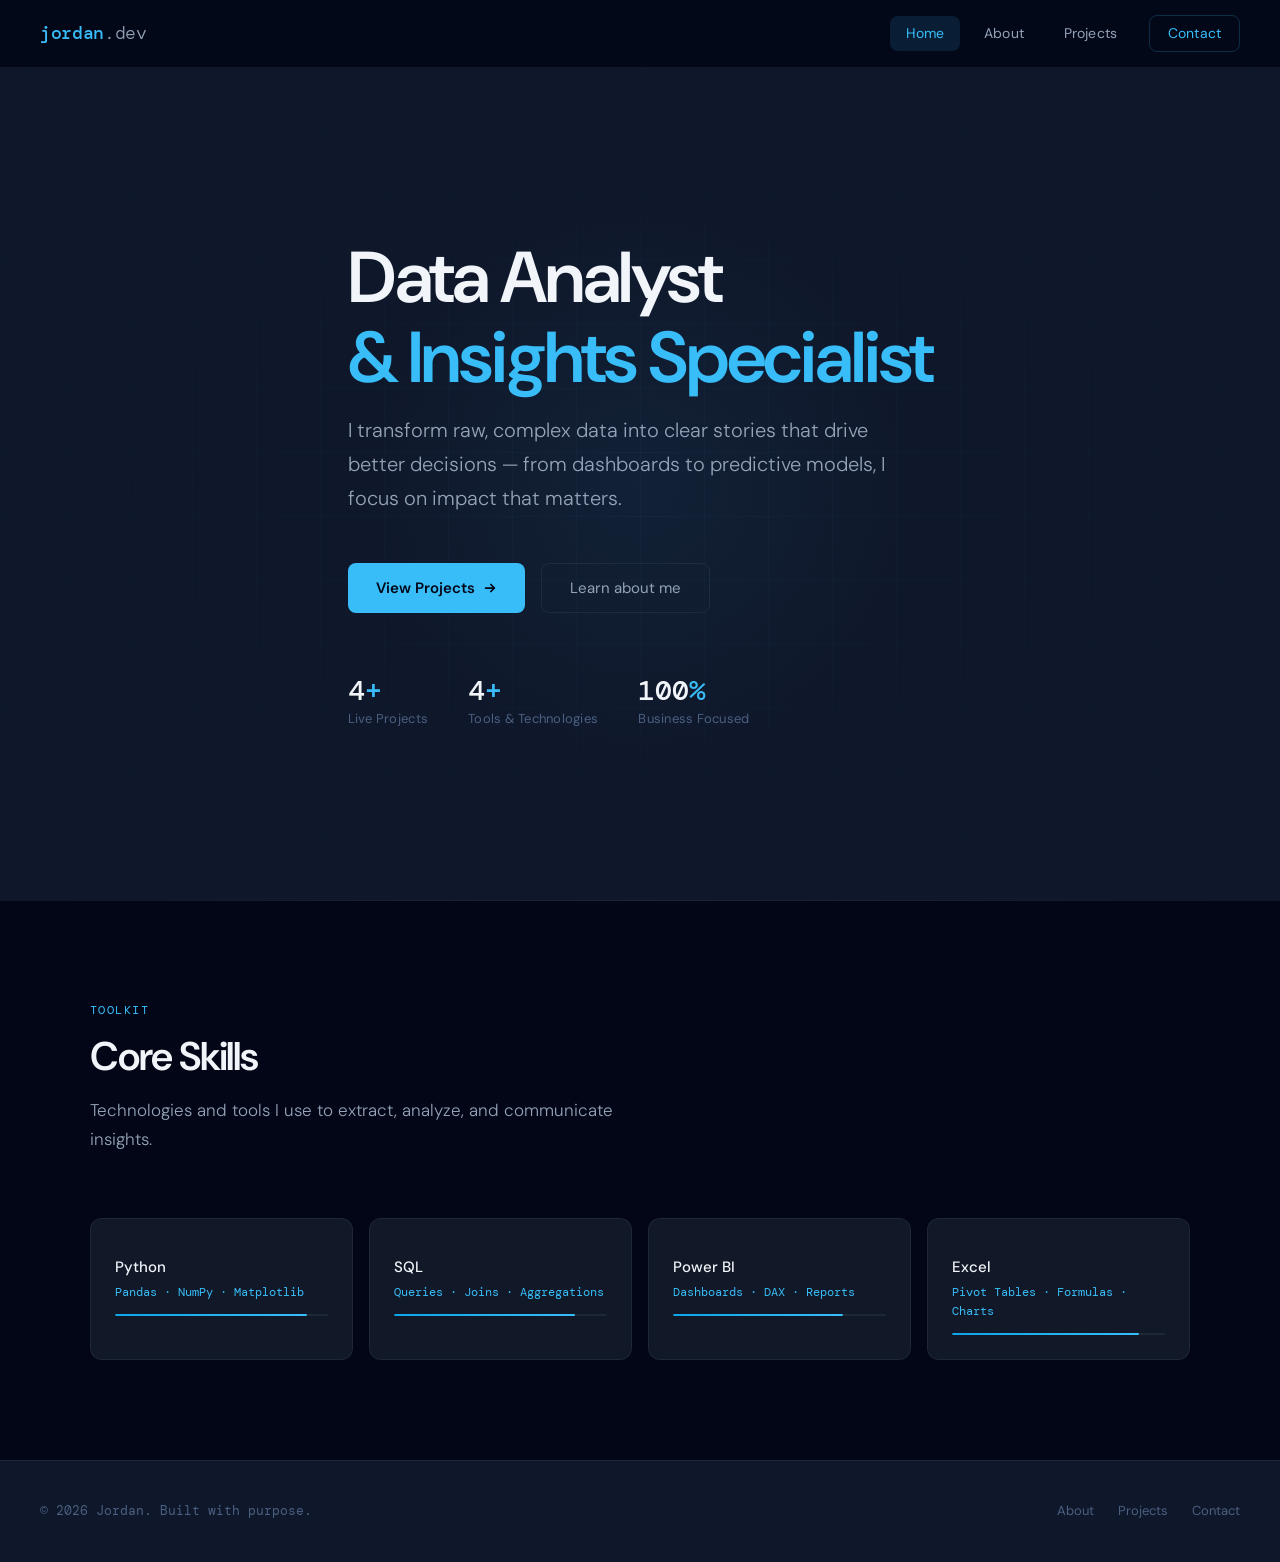
<file: index.html>
<!doctype html>
<html lang="en">
  <head>
    <meta charset="UTF-8" />
    <meta name="viewport" content="width=device-width, initial-scale=1.0" />
    <title>Jordan — Data Analyst</title>
    <link rel="stylesheet" href="style.css" />
  </head>
  <body>
    <header class="site-header">
      <a href="index.html" class="logo">jordan<span>.dev</span></a>
      <nav>
        <a href="index.html" class="active">Home</a>
        <a href="about.html">About</a>
        <a href="projects.html">Projects</a>
        <a href="contact.html" class="nav-cta">Contact</a>
      </nav>
      <button class="hamburger" aria-label="Open menu">
        <span></span><span></span><span></span>
      </button>
    </header>

    <nav class="mobile-nav">
      <a href="index.html" class="active">Home</a>
      <a href="about.html">About</a>
      <a href="projects.html">Projects</a>
      <a href="contact.html">Contact</a>
    </nav>

    <div class="page-content">
      <!-- HERO -->
      <section class="hero">
        <div class="hero-grid"></div>
        <div class="hero-glow"></div>
        <div class="hero-content">
          <h1>
            Data Analyst
            <span class="accent">&amp; Insights Specialist</span>
          </h1>
          <p class="hero-sub">
            I transform raw, complex data into clear stories that drive better
            decisions — from dashboards to predictive models, I focus on impact
            that matters.
          </p>
          <div class="hero-actions">
            <a href="projects.html" class="btn-primary">
              View Projects
              <svg
                viewBox="0 0 16 16"
                fill="none"
                stroke="currentColor"
                stroke-width="2"
                stroke-linecap="round"
                stroke-linejoin="round"
                width="14"
                height="14"
              >
                <path d="M3 8h10M9 4l4 4-4 4" />
              </svg>
            </a>
            <a href="about.html" class="btn-ghost">Learn about me</a>
          </div>
          <div class="hero-stats">
            <div class="hero-stat">
              <div class="number">4<span>+</span></div>
              <div class="label">Live Projects</div>
            </div>
            <div class="hero-stat">
              <div class="number">4<span>+</span></div>
              <div class="label">Tools & Technologies</div>
            </div>
            <div class="hero-stat">
              <div class="number">100<span>%</span></div>
              <div class="label">Business Focused</div>
            </div>
          </div>
        </div>
      </section>

      <div class="divider"></div>

      <!-- SKILLS -->
      <section class="section skills-section">
        <div class="section-inner">
          <div class="section-header fade-in">
            <div class="section-label">Toolkit</div>
            <h2 class="section-title">Core Skills</h2>
            <p class="section-desc">
              Technologies and tools I use to extract, analyze, and communicate
              insights.
            </p>
          </div>

          <div class="skills-grid">
            <div class="skill-card fade-in fade-in-delay-1">
              <div class="skill-icon"></div>
              <div class="skill-name">Python</div>
              <div class="skill-level">Pandas · NumPy · Matplotlib</div>
              <div class="skill-bar">
                <div class="skill-bar-fill" style="width: 90%"></div>
              </div>
            </div>
            <div class="skill-card fade-in fade-in-delay-2">
              <div class="skill-icon"></div>
              <div class="skill-name">SQL</div>
              <div class="skill-level">Queries · Joins · Aggregations</div>
              <div class="skill-bar">
                <div class="skill-bar-fill" style="width: 85%"></div>
              </div>
            </div>
            <div class="skill-card fade-in fade-in-delay-3">
              <div class="skill-icon"></div>
              <div class="skill-name">Power BI</div>
              <div class="skill-level">Dashboards · DAX · Reports</div>
              <div class="skill-bar">
                <div class="skill-bar-fill" style="width: 80%"></div>
              </div>
            </div>
            <div class="skill-card fade-in fade-in-delay-4">
              <div class="skill-icon"></div>
              <div class="skill-name">Excel</div>
              <div class="skill-level">Pivot Tables · Formulas · Charts</div>
              <div class="skill-bar">
                <div class="skill-bar-fill" style="width: 88%"></div>
              </div>
            </div>
          </div>
        </div>
      </section>

      <!-- FOOTER -->
      <footer>
        <p>© 2026 Jordan. Built with purpose.</p>
        <div class="footer-links">
          <a href="about.html">About</a>
          <a href="projects.html">Projects</a>
          <a href="contact.html">Contact</a>
        </div>
      </footer>
    </div>

    <script>
      (function () {
        const header = document.querySelector(".site-header");
        const hamburger = document.querySelector(".hamburger");
        const mobileNav = document.querySelector(".mobile-nav");

        window.addEventListener("scroll", () => {
          header.classList.toggle("scrolled", window.scrollY > 20);
        });

        hamburger.addEventListener("click", () => {
          mobileNav.classList.toggle("open");
        });

        const observer = new IntersectionObserver(
          (entries) => {
            entries.forEach((e) => {
              if (e.isIntersecting) {
                e.target.classList.add("visible");
                observer.unobserve(e.target);
              }
            });
          },
          { threshold: 0.1 },
        );

        document
          .querySelectorAll(".fade-in")
          .forEach((el) => observer.observe(el));
      })();
    </script>
  </body>
</html>
</file>
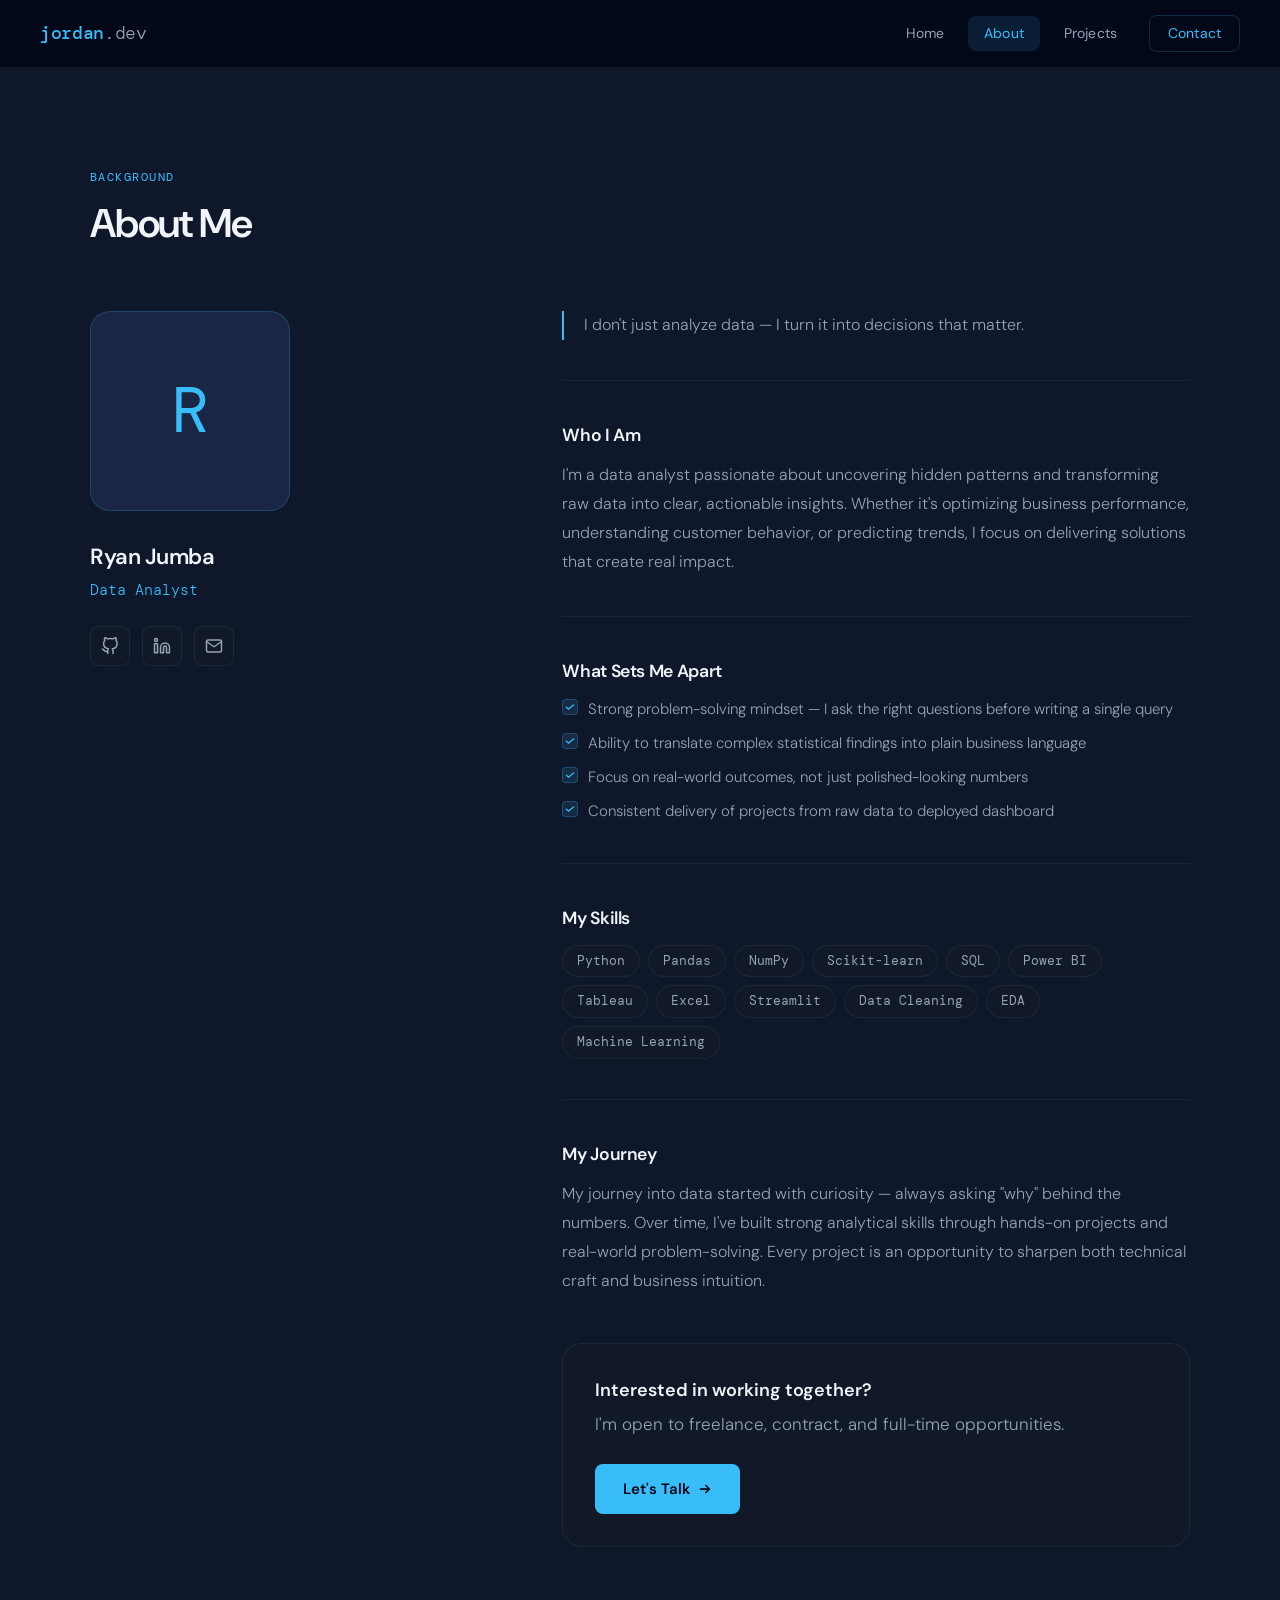
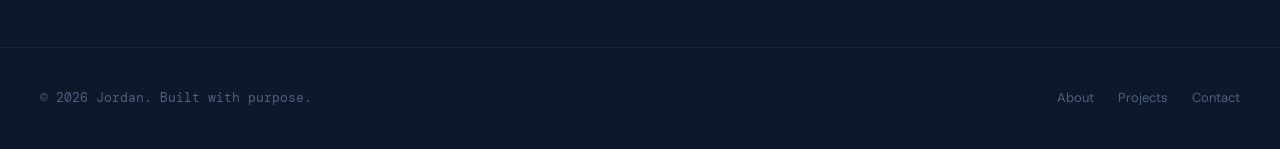
<file: about.html>
<!DOCTYPE html>
<html lang="en">
<head>
  <meta charset="UTF-8">
  <meta name="viewport" content="width=device-width, initial-scale=1.0">
  <title>About — Ryan Jumba</title>
  <link rel="stylesheet" href="style.css">
</head>
<body>

<header class="site-header">
  <a href="index.html" class="logo">jordan<span>.dev</span></a>
  <nav>
    <a href="index.html">Home</a>
    <a href="about.html" class="active">About</a>
    <a href="projects.html">Projects</a>
    <a href="contact.html" class="nav-cta">Contact</a>
  </nav>
  <button class="hamburger" aria-label="Open menu">
    <span></span><span></span><span></span>
  </button>
</header>

<nav class="mobile-nav">
  <a href="index.html">Home</a>
  <a href="about.html" class="active">About</a>
  <a href="projects.html">Projects</a>
  <a href="contact.html">Contact</a>
</nav>

<div class="page-content">
  <section class="section">
    <div class="section-inner">

      <div class="section-header fade-in">
        <div class="section-label">Background</div>
        <h1 class="section-title">About Me</h1>
      </div>

      <div class="about-grid">

        <div class="about-left fade-in">
          <div class="avatar-wrap">R</div>
          <div>
            <div class="about-name">Ryan Jumba</div>
            <div class="about-role">Data Analyst</div>
            <div class="about-links">
              <a href="https://github.com/ryanjumba8" target="_blank" class="icon-link" aria-label="GitHub">
                <svg viewBox="0 0 24 24" fill="none" stroke="currentColor" stroke-width="2" stroke-linecap="round" stroke-linejoin="round"><path d="M9 19c-5 1.5-5-2.5-7-3m14 6v-3.87a3.37 3.37 0 00-.94-2.61c3.14-.35 6.44-1.54 6.44-7A5.44 5.44 0 0020 4.77 5.07 5.07 0 0019.91 1S18.73.65 16 2.48a13.38 13.38 0 00-7 0C6.27.65 5.09 1 5.09 1A5.07 5.07 0 005 4.77a5.44 5.44 0 00-1.5 3.78c0 5.42 3.3 6.61 6.44 7A3.37 3.37 0 009 18.13V22"/></svg>
              </a>
              <a href="https://linkedin.com/in/ryanjumba" target="_blank" class="icon-link" aria-label="LinkedIn">
                <svg viewBox="0 0 24 24" fill="none" stroke="currentColor" stroke-width="2" stroke-linecap="round" stroke-linejoin="round"><path d="M16 8a6 6 0 016 6v7h-4v-7a2 2 0 00-2-2 2 2 0 00-2 2v7h-4v-7a6 6 0 016-6z"/><rect x="2" y="9" width="4" height="12"/><circle cx="4" cy="4" r="2"/></svg>
              </a>
              <a href="mailto:ryanjumba8@gmail.com" class="icon-link" aria-label="Email">
                <svg viewBox="0 0 24 24" fill="none" stroke="currentColor" stroke-width="2" stroke-linecap="round" stroke-linejoin="round"><path d="M4 4h16c1.1 0 2 .9 2 2v12c0 1.1-.9 2-2 2H4c-1.1 0-2-.9-2-2V6c0-1.1.9-2 2-2z"/><polyline points="22,6 12,13 2,6"/></svg>
              </a>
            </div>
          </div>
        </div>

        <div class="about-right fade-in fade-in-delay-1">

          <p class="highlight-text">
            I don't just analyze data — I turn it into decisions that matter.
          </p>

          <h3>Who I Am</h3>
          <p>
            I'm a data analyst passionate about uncovering hidden patterns and transforming raw data into clear, actionable insights. Whether it's optimizing business performance, understanding customer behavior, or predicting trends, I focus on delivering solutions that create real impact.
          </p>

          <h3>What Sets Me Apart</h3>
          <ul class="checklist">
            <li>Strong problem-solving mindset — I ask the right questions before writing a single query</li>
            <li>Ability to translate complex statistical findings into plain business language</li>
            <li>Focus on real-world outcomes, not just polished-looking numbers</li>
            <li>Consistent delivery of projects from raw data to deployed dashboard</li>
          </ul>

          <h3>My Skills</h3>
          <div class="skills-inline">
            <span class="skill-pill">Python</span>
            <span class="skill-pill">Pandas</span>
            <span class="skill-pill">NumPy</span>
            <span class="skill-pill">Scikit-learn</span>
            <span class="skill-pill">SQL</span>
            <span class="skill-pill">Power BI</span>
            <span class="skill-pill">Tableau</span>
            <span class="skill-pill">Excel</span>
            <span class="skill-pill">Streamlit</span>
            <span class="skill-pill">Data Cleaning</span>
            <span class="skill-pill">EDA</span>
            <span class="skill-pill">Machine Learning</span>
          </div>

          <h3>My Journey</h3>
          <p>
            My journey into data started with curiosity — always asking "why" behind the numbers. Over time, I've built strong analytical skills through hands-on projects and real-world problem-solving. Every project is an opportunity to sharpen both technical craft and business intuition.
          </p>

          <div class="cta-box fade-in fade-in-delay-2">
            <div>
              <strong>Interested in working together?</strong>
              <p>I'm open to freelance, contract, and full-time opportunities.</p>
            </div>
            <a href="contact.html" class="btn-primary">
              Let's Talk
              <svg viewBox="0 0 16 16" fill="none" stroke="currentColor" stroke-width="2" stroke-linecap="round" stroke-linejoin="round" width="14" height="14"><path d="M3 8h10M9 4l4 4-4 4"/></svg>
            </a>
          </div>

        </div>
      </div>
    </div>
  </section>

  <footer>
    <p>© 2026 Jordan. Built with purpose.</p>
    <div class="footer-links">
      <a href="about.html">About</a>
      <a href="projects.html">Projects</a>
      <a href="contact.html">Contact</a>
    </div>
  </footer>
</div>

<script>
(function() {
  const header = document.querySelector('.site-header');
  const hamburger = document.querySelector('.hamburger');
  const mobileNav = document.querySelector('.mobile-nav');
  window.addEventListener('scroll', () => header.classList.toggle('scrolled', window.scrollY > 20));
  hamburger.addEventListener('click', () => mobileNav.classList.toggle('open'));
  const observer = new IntersectionObserver((entries) => {
    entries.forEach(e => { if (e.isIntersecting) { e.target.classList.add('visible'); observer.unobserve(e.target); } });
  }, { threshold: 0.1 });
  document.querySelectorAll('.fade-in').forEach(el => observer.observe(el));
})();
</script>

</body>
</html>
</file>
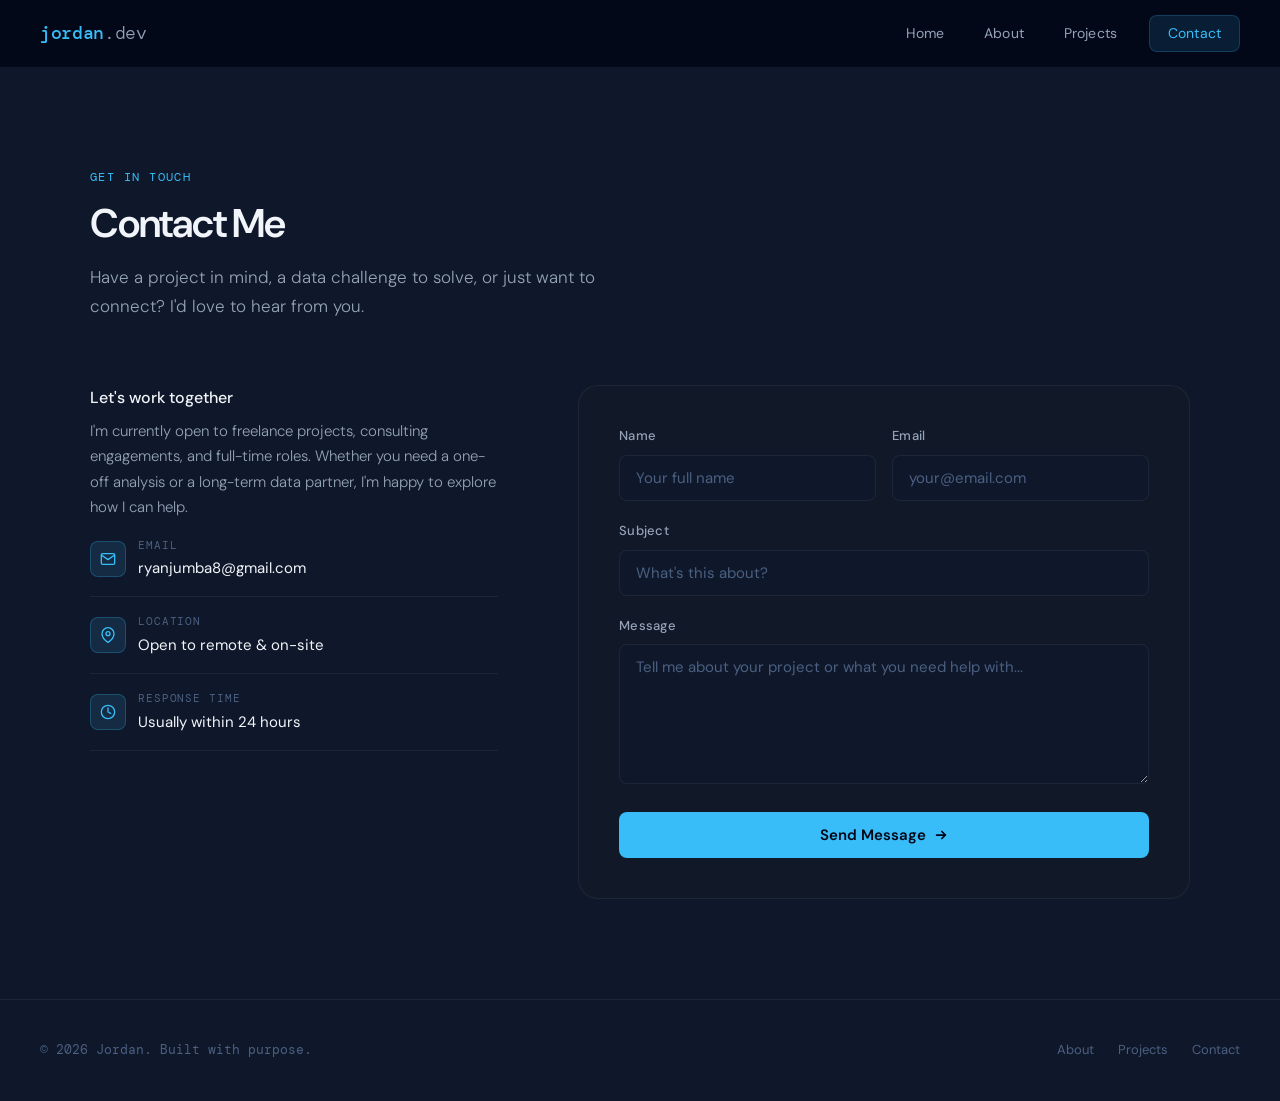
<file: contact.html>
<!DOCTYPE html>
<html lang="en">
<head>
  <meta charset="UTF-8">
  <meta name="viewport" content="width=device-width, initial-scale=1.0">
  <title>Contact — Jordan</title>
  <link rel="stylesheet" href="style.css">
</head>
<body>

<header class="site-header">
  <a href="index.html" class="logo">jordan<span>.dev</span></a>
  <nav>
    <a href="index.html">Home</a>
    <a href="about.html">About</a>
    <a href="projects.html">Projects</a>
    <a href="contact.html" class="nav-cta active">Contact</a>
  </nav>
  <button class="hamburger" aria-label="Open menu">
    <span></span><span></span><span></span>
  </button>
</header>

<nav class="mobile-nav">
  <a href="index.html">Home</a>
  <a href="about.html">About</a>
  <a href="projects.html">Projects</a>
  <a href="contact.html" class="active">Contact</a>
</nav>

<div class="page-content">
  <section class="section">
    <div class="section-inner">

      <div class="section-header fade-in">
        <div class="section-label">Get in touch</div>
        <h1 class="section-title">Contact Me</h1>
        <p class="section-desc">
          Have a project in mind, a data challenge to solve, or just want to connect? I'd love to hear from you.
        </p>
      </div>

      <div class="contact-grid">

        <!-- Left: info -->
        <div class="fade-in fade-in-delay-1">
          <h3 style="font-size:1rem; font-weight:500; color:var(--text-primary); margin-bottom:8px;">Let's work together</h3>
          <p style="font-size:0.9375rem; color:var(--text-secondary); line-height:1.7; font-weight:300;">
            I'm currently open to freelance projects, consulting engagements, and full-time roles. Whether you need a one-off analysis or a long-term data partner, I'm happy to explore how I can help.
          </p>

          <div class="contact-detail">
            <div class="contact-icon">
              <svg viewBox="0 0 24 24" fill="none" stroke="currentColor" stroke-width="2" stroke-linecap="round" stroke-linejoin="round" width="16" height="16"><path d="M4 4h16c1.1 0 2 .9 2 2v12c0 1.1-.9 2-2 2H4c-1.1 0-2-.9-2-2V6c0-1.1.9-2 2-2z"/><polyline points="22,6 12,13 2,6"/></svg>
            </div>
            <div class="contact-detail-text">
              <div class="label">Email</div>
              <div class="value">ryanjumba8@gmail.com</div>
            </div>
          </div>

          <div class="contact-detail">
            <div class="contact-icon">
              <svg viewBox="0 0 24 24" fill="none" stroke="currentColor" stroke-width="2" stroke-linecap="round" stroke-linejoin="round" width="16" height="16"><path d="M21 10c0 7-9 13-9 13s-9-6-9-13a9 9 0 0118 0z"/><circle cx="12" cy="10" r="3"/></svg>
            </div>
            <div class="contact-detail-text">
              <div class="label">Location</div>
              <div class="value">Open to remote &amp; on-site</div>
            </div>
          </div>

          <div class="contact-detail">
            <div class="contact-icon">
              <svg viewBox="0 0 24 24" fill="none" stroke="currentColor" stroke-width="2" stroke-linecap="round" stroke-linejoin="round" width="16" height="16"><circle cx="12" cy="12" r="10"/><polyline points="12,6 12,12 16,14"/></svg>
            </div>
            <div class="contact-detail-text">
              <div class="label">Response time</div>
              <div class="value">Usually within 24 hours</div>
            </div>
          </div>
        </div>

        <!-- Right: form -->
        <div class="form-card fade-in fade-in-delay-2">
          <form id="contactForm">

            <div class="form-row">
              <div class="form-group">
                <label for="name">Name</label>
                <input type="text" id="name" name="name" placeholder="Your full name" required>
              </div>
              <div class="form-group">
                <label for="email">Email</label>
                <input type="email" id="email" name="email" placeholder="your@email.com" required>
              </div>
            </div>

            <div class="form-group">
              <label for="subject">Subject</label>
              <input type="text" id="subject" name="subject" placeholder="What's this about?">
            </div>

            <div class="form-group">
              <label for="message">Message</label>
              <textarea id="message" name="message" placeholder="Tell me about your project or what you need help with..." required></textarea>
            </div>

            <button type="submit" class="btn-primary" style="width:100%; justify-content:center;">
              <span id="btn-text">Send Message</span>
              <svg viewBox="0 0 16 16" fill="none" stroke="currentColor" stroke-width="2" stroke-linecap="round" stroke-linejoin="round" width="14" height="14"><path d="M3 8h10M9 4l4 4-4 4"/></svg>
            </button>

          </form>

          <p id="form-success" style="display:none; margin-top:16px; font-size:0.9rem; color:var(--sky); text-align:center; font-family:var(--font-mono);">
            ✓ Message sent! I'll be in touch soon.
          </p>
        </div>

      </div>
    </div>
  </section>

  <footer>
    <p>© 2026 Jordan. Built with purpose.</p>
    <div class="footer-links">
      <a href="about.html">About</a>
      <a href="projects.html">Projects</a>
      <a href="contact.html">Contact</a>
    </div>
  </footer>
</div>

<script>
(function() {
  const header = document.querySelector('.site-header');
  const hamburger = document.querySelector('.hamburger');
  const mobileNav = document.querySelector('.mobile-nav');
  window.addEventListener('scroll', () => header.classList.toggle('scrolled', window.scrollY > 20));
  hamburger.addEventListener('click', () => mobileNav.classList.toggle('open'));
  const observer = new IntersectionObserver((entries) => {
    entries.forEach(e => { if (e.isIntersecting) { e.target.classList.add('visible'); observer.unobserve(e.target); } });
  }, { threshold: 0.1 });
  document.querySelectorAll('.fade-in').forEach(el => observer.observe(el));

  // Form demo submit
  document.getElementById('contactForm').addEventListener('submit', function(e) {
    e.preventDefault();
    const btn = document.getElementById('btn-text');
    btn.textContent = 'Sending...';
    setTimeout(() => {
      this.style.display = 'none';
      document.getElementById('form-success').style.display = 'block';
    }, 1200);
  });
})();
</script>

</body>
</html>
</file>
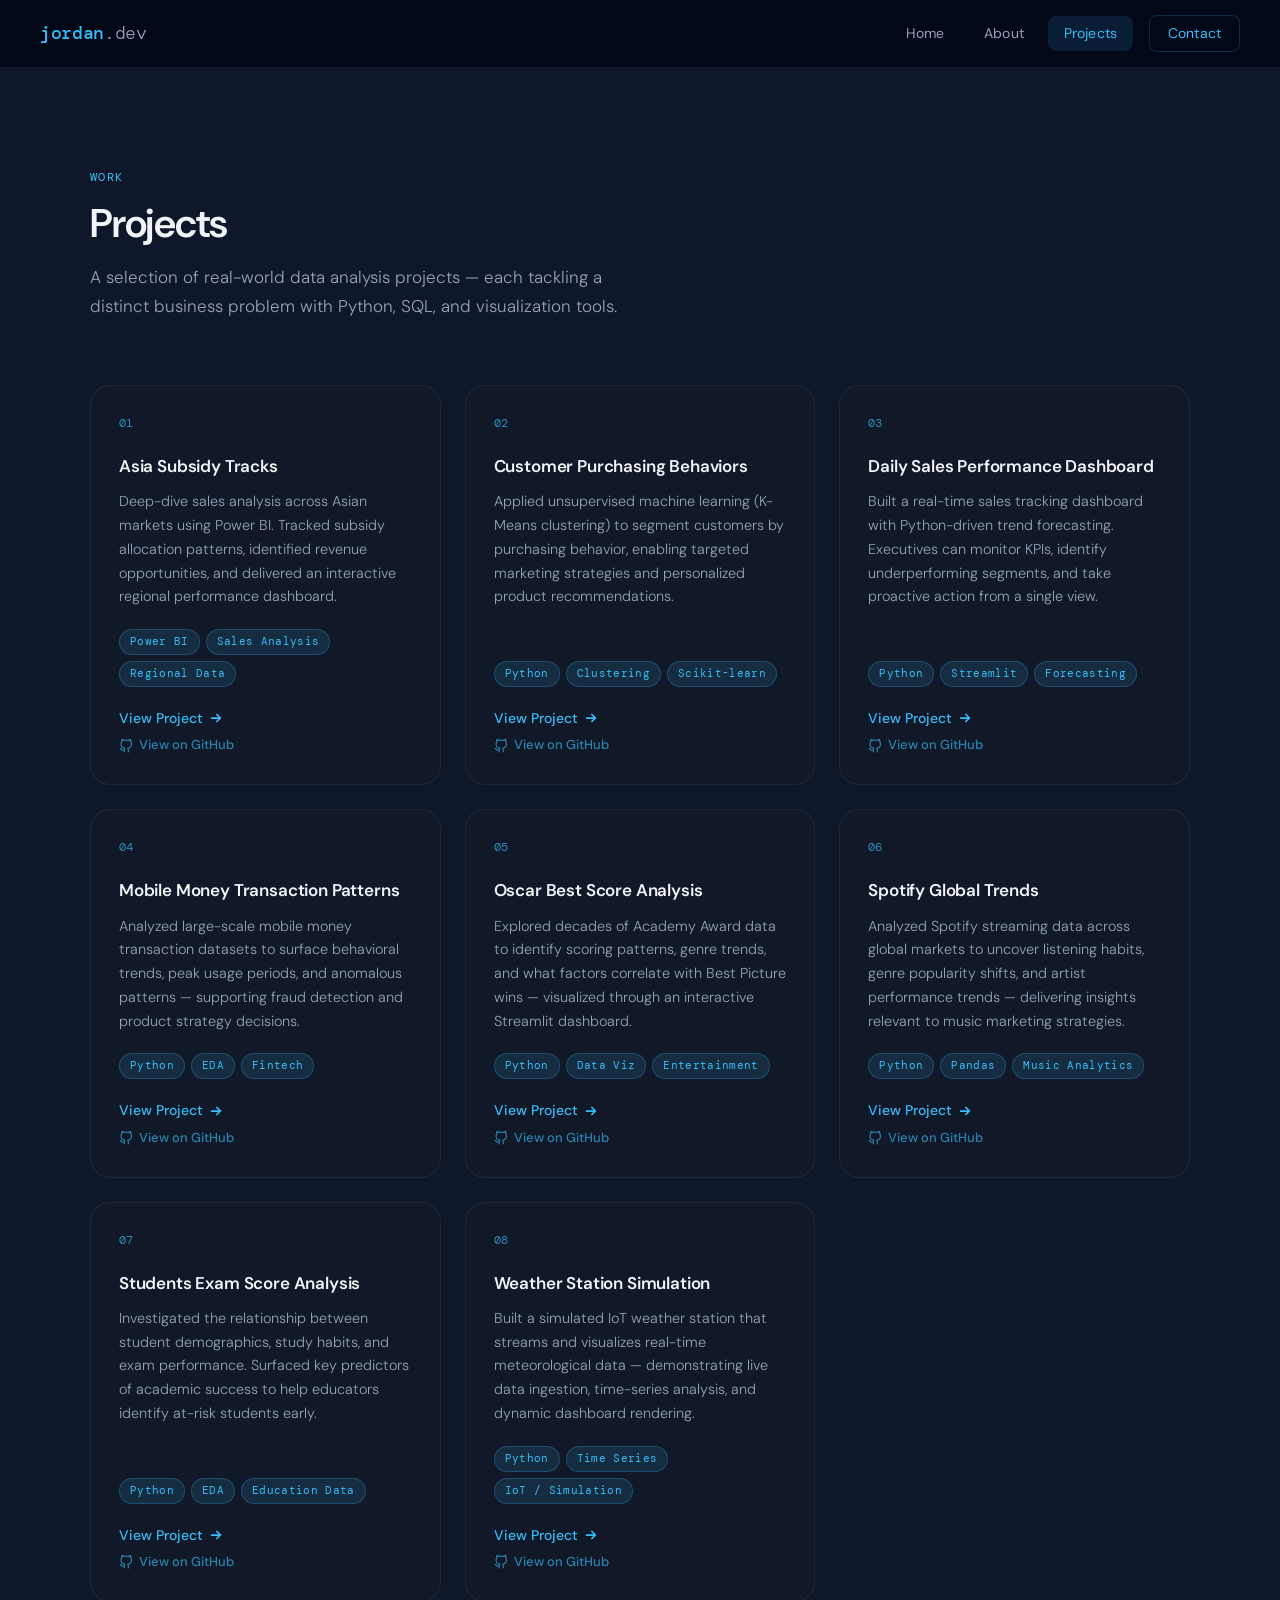
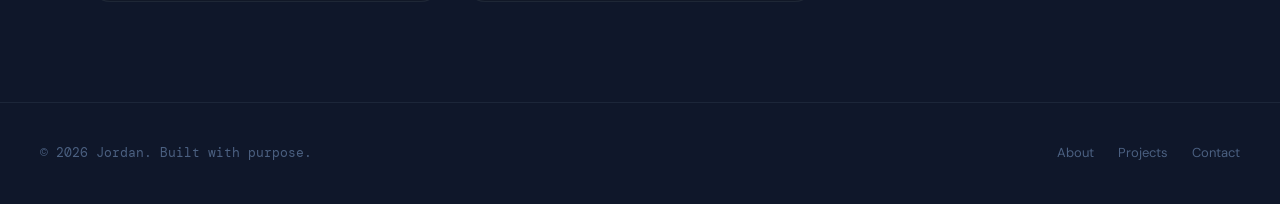
<file: projects.html>
<!DOCTYPE html>
<html lang="en">
<head>
  <meta charset="UTF-8">
  <meta name="viewport" content="width=device-width, initial-scale=1.0">
  <title>Projects — Jordan</title>
  <link rel="stylesheet" href="style.css">
</head>
<body>

<header class="site-header">
  <a href="index.html" class="logo">jordan<span>.dev</span></a>
  <nav>
    <a href="index.html">Home</a>
    <a href="about.html">About</a>
    <a href="projects.html" class="active">Projects</a>
    <a href="contact.html" class="nav-cta">Contact</a>
  </nav>
  <button class="hamburger" aria-label="Open menu">
    <span></span><span></span><span></span>
  </button>
</header>

<nav class="mobile-nav">
  <a href="index.html">Home</a>
  <a href="about.html">About</a>
  <a href="projects.html" class="active">Projects</a>
  <a href="contact.html">Contact</a>
</nav>

<div class="page-content">
  <section class="section">
    <div class="section-inner">

      <div class="section-header fade-in">
        <div class="section-label">Work</div>
        <h1 class="section-title">Projects</h1>
        <p class="section-desc">
          A selection of real-world data analysis projects — each tackling a distinct business problem with Python, SQL, and visualization tools.
        </p>
      </div>

      <div class="projects-grid">

        <div class="project-card fade-in fade-in-delay-1">
          <div class="project-number">01</div>
          <h2 class="project-title">Asia Subsidy Tracks</h2>
          <p class="project-desc">
            Deep-dive sales analysis across Asian markets using Power BI. Tracked subsidy allocation patterns, identified revenue opportunities, and delivered an interactive regional performance dashboard.
          </p>
          <div class="project-tags">
            <span class="tag">Power BI</span>
            <span class="tag">Sales Analysis</span>
            <span class="tag">Regional Data</span>
          </div>
          <a href="https://asia-subsidy-tracks-jr48xudggf6i7kcj9xhggj.streamlit.app/" target="_blank" rel="noopener noreferrer" class="project-link">
            View Project
            <svg viewBox="0 0 16 16" fill="none" stroke="currentColor" stroke-width="2" stroke-linecap="round" stroke-linejoin="round"><path d="M3 8h10M9 4l4 4-4 4"/></svg>
          </a>
          <a href="https://github.com/ryanjumba8?tab=repositories" target="_blank" rel="noopener noreferrer" class="project-link" style="margin-top:6px; opacity:0.65; font-size:0.8125rem;">
            <svg viewBox="0 0 24 24" fill="none" stroke="currentColor" stroke-width="2" stroke-linecap="round" stroke-linejoin="round" width="13" height="13"><path d="M9 19c-5 1.5-5-2.5-7-3m14 6v-3.87a3.37 3.37 0 00-.94-2.61c3.14-.35 6.44-1.54 6.44-7A5.44 5.44 0 0020 4.77 5.07 5.07 0 0019.91 1S18.73.65 16 2.48a13.38 13.38 0 00-7 0C6.27.65 5.09 1 5.09 1A5.07 5.07 0 005 4.77a5.44 5.44 0 00-1.5 3.78c0 5.42 3.3 6.61 6.44 7A3.37 3.37 0 009 18.13V22"/></svg>
            View on GitHub
          </a>
        </div>

        <div class="project-card fade-in fade-in-delay-2">
          <div class="project-number">02</div>
          <h2 class="project-title">Customer Purchasing Behaviors</h2>
          <p class="project-desc">
            Applied unsupervised machine learning (K-Means clustering) to segment customers by purchasing behavior, enabling targeted marketing strategies and personalized product recommendations.
          </p>
          <div class="project-tags">
            <span class="tag">Python</span>
            <span class="tag">Clustering</span>
            <span class="tag">Scikit-learn</span>
          </div>
          <a href="https://customer-purchasing-behaviours-app-dataset-nb4afgdtswu6fzykk7r.streamlit.app/" target="_blank" rel="noopener noreferrer" class="project-link">
            View Project
            <svg viewBox="0 0 16 16" fill="none" stroke="currentColor" stroke-width="2" stroke-linecap="round" stroke-linejoin="round"><path d="M3 8h10M9 4l4 4-4 4"/></svg>
          </a>
          <a href="https://github.com/ryanjumba8?tab=repositories" target="_blank" rel="noopener noreferrer" class="project-link" style="margin-top:6px; opacity:0.65; font-size:0.8125rem;">
            <svg viewBox="0 0 24 24" fill="none" stroke="currentColor" stroke-width="2" stroke-linecap="round" stroke-linejoin="round" width="13" height="13"><path d="M9 19c-5 1.5-5-2.5-7-3m14 6v-3.87a3.37 3.37 0 00-.94-2.61c3.14-.35 6.44-1.54 6.44-7A5.44 5.44 0 0020 4.77 5.07 5.07 0 0019.91 1S18.73.65 16 2.48a13.38 13.38 0 00-7 0C6.27.65 5.09 1 5.09 1A5.07 5.07 0 005 4.77a5.44 5.44 0 00-1.5 3.78c0 5.42 3.3 6.61 6.44 7A3.37 3.37 0 009 18.13V22"/></svg>
            View on GitHub
          </a>
        </div>

        <div class="project-card fade-in fade-in-delay-3">
          <div class="project-number">03</div>
          <h2 class="project-title">Daily Sales Performance Dashboard</h2>
          <p class="project-desc">
            Built a real-time sales tracking dashboard with Python-driven trend forecasting. Executives can monitor KPIs, identify underperforming segments, and take proactive action from a single view.
          </p>
          <div class="project-tags">
            <span class="tag">Python</span>
            <span class="tag">Streamlit</span>
            <span class="tag">Forecasting</span>
          </div>
          <a href="https://daily-sales-performance-dashboard-amy3yy8trjumruqhrfbzpx.streamlit.app/" target="_blank" rel="noopener noreferrer" class="project-link">
            View Project
            <svg viewBox="0 0 16 16" fill="none" stroke="currentColor" stroke-width="2" stroke-linecap="round" stroke-linejoin="round"><path d="M3 8h10M9 4l4 4-4 4"/></svg>
          </a>
          <a href="https://github.com/ryanjumba8?tab=repositories" target="_blank" rel="noopener noreferrer" class="project-link" style="margin-top:6px; opacity:0.65; font-size:0.8125rem;">
            <svg viewBox="0 0 24 24" fill="none" stroke="currentColor" stroke-width="2" stroke-linecap="round" stroke-linejoin="round" width="13" height="13"><path d="M9 19c-5 1.5-5-2.5-7-3m14 6v-3.87a3.37 3.37 0 00-.94-2.61c3.14-.35 6.44-1.54 6.44-7A5.44 5.44 0 0020 4.77 5.07 5.07 0 0019.91 1S18.73.65 16 2.48a13.38 13.38 0 00-7 0C6.27.65 5.09 1 5.09 1A5.07 5.07 0 005 4.77a5.44 5.44 0 00-1.5 3.78c0 5.42 3.3 6.61 6.44 7A3.37 3.37 0 009 18.13V22"/></svg>
            View on GitHub
          </a>
        </div>

        <div class="project-card fade-in fade-in-delay-4">
          <div class="project-number">04</div>
          <h2 class="project-title">Mobile Money Transaction Patterns</h2>
          <p class="project-desc">
            Analyzed large-scale mobile money transaction datasets to surface behavioral trends, peak usage periods, and anomalous patterns — supporting fraud detection and product strategy decisions.
          </p>
          <div class="project-tags">
            <span class="tag">Python</span>
            <span class="tag">EDA</span>
            <span class="tag">Fintech</span>
          </div>
          <a href="https://mobile-money-transaction-patterns-a6u4gyy78znuebrxmaj5ah.streamlit.app/" target="_blank" rel="noopener noreferrer" class="project-link">
            View Project
            <svg viewBox="0 0 16 16" fill="none" stroke="currentColor" stroke-width="2" stroke-linecap="round" stroke-linejoin="round"><path d="M3 8h10M9 4l4 4-4 4"/></svg>
          </a>
          <a href="https://github.com/ryanjumba8?tab=repositories" target="_blank" rel="noopener noreferrer" class="project-link" style="margin-top:6px; opacity:0.65; font-size:0.8125rem;">
            <svg viewBox="0 0 24 24" fill="none" stroke="currentColor" stroke-width="2" stroke-linecap="round" stroke-linejoin="round" width="13" height="13"><path d="M9 19c-5 1.5-5-2.5-7-3m14 6v-3.87a3.37 3.37 0 00-.94-2.61c3.14-.35 6.44-1.54 6.44-7A5.44 5.44 0 0020 4.77 5.07 5.07 0 0019.91 1S18.73.65 16 2.48a13.38 13.38 0 00-7 0C6.27.65 5.09 1 5.09 1A5.07 5.07 0 005 4.77a5.44 5.44 0 00-1.5 3.78c0 5.42 3.3 6.61 6.44 7A3.37 3.37 0 009 18.13V22"/></svg>
            View on GitHub
          </a>
        </div>

        <div class="project-card fade-in fade-in-delay-1">
          <div class="project-number">05</div>
          <h2 class="project-title">Oscar Best Score Analysis</h2>
          <p class="project-desc">
            Explored decades of Academy Award data to identify scoring patterns, genre trends, and what factors correlate with Best Picture wins — visualized through an interactive Streamlit dashboard.
          </p>
          <div class="project-tags">
            <span class="tag">Python</span>
            <span class="tag">Data Viz</span>
            <span class="tag">Entertainment</span>
          </div>
          <a href="https://oscar-best-score-complete-k2jpmzzp3ekf3n5qqjbgsd.streamlit.app/" target="_blank" rel="noopener noreferrer" class="project-link">
            View Project
            <svg viewBox="0 0 16 16" fill="none" stroke="currentColor" stroke-width="2" stroke-linecap="round" stroke-linejoin="round"><path d="M3 8h10M9 4l4 4-4 4"/></svg>
          </a>
          <a href="https://github.com/ryanjumba8?tab=repositories" target="_blank" rel="noopener noreferrer" class="project-link" style="margin-top:6px; opacity:0.65; font-size:0.8125rem;">
            <svg viewBox="0 0 24 24" fill="none" stroke="currentColor" stroke-width="2" stroke-linecap="round" stroke-linejoin="round" width="13" height="13"><path d="M9 19c-5 1.5-5-2.5-7-3m14 6v-3.87a3.37 3.37 0 00-.94-2.61c3.14-.35 6.44-1.54 6.44-7A5.44 5.44 0 0020 4.77 5.07 5.07 0 0019.91 1S18.73.65 16 2.48a13.38 13.38 0 00-7 0C6.27.65 5.09 1 5.09 1A5.07 5.07 0 005 4.77a5.44 5.44 0 00-1.5 3.78c0 5.42 3.3 6.61 6.44 7A3.37 3.37 0 009 18.13V22"/></svg>
            View on GitHub
          </a>
        </div>

        <div class="project-card fade-in fade-in-delay-2">
          <div class="project-number">06</div>
          <h2 class="project-title">Spotify Global Trends</h2>
          <p class="project-desc">
            Analyzed Spotify streaming data across global markets to uncover listening habits, genre popularity shifts, and artist performance trends — delivering insights relevant to music marketing strategies.
          </p>
          <div class="project-tags">
            <span class="tag">Python</span>
            <span class="tag">Pandas</span>
            <span class="tag">Music Analytics</span>
          </div>
          <a href="https://spotify-global-trends-jseukcfdkuwdofyudwkx8e.streamlit.app/" target="_blank" rel="noopener noreferrer" class="project-link">
            View Project
            <svg viewBox="0 0 16 16" fill="none" stroke="currentColor" stroke-width="2" stroke-linecap="round" stroke-linejoin="round"><path d="M3 8h10M9 4l4 4-4 4"/></svg>
          </a>
          <a href="https://github.com/ryanjumba8?tab=repositories" target="_blank" rel="noopener noreferrer" class="project-link" style="margin-top:6px; opacity:0.65; font-size:0.8125rem;">
            <svg viewBox="0 0 24 24" fill="none" stroke="currentColor" stroke-width="2" stroke-linecap="round" stroke-linejoin="round" width="13" height="13"><path d="M9 19c-5 1.5-5-2.5-7-3m14 6v-3.87a3.37 3.37 0 00-.94-2.61c3.14-.35 6.44-1.54 6.44-7A5.44 5.44 0 0020 4.77 5.07 5.07 0 0019.91 1S18.73.65 16 2.48a13.38 13.38 0 00-7 0C6.27.65 5.09 1 5.09 1A5.07 5.07 0 005 4.77a5.44 5.44 0 00-1.5 3.78c0 5.42 3.3 6.61 6.44 7A3.37 3.37 0 009 18.13V22"/></svg>
            View on GitHub
          </a>
        </div>

        <div class="project-card fade-in fade-in-delay-3">
          <div class="project-number">07</div>
          <h2 class="project-title">Students Exam Score Analysis</h2>
          <p class="project-desc">
            Investigated the relationship between student demographics, study habits, and exam performance. Surfaced key predictors of academic success to help educators identify at-risk students early.
          </p>
          <div class="project-tags">
            <span class="tag">Python</span>
            <span class="tag">EDA</span>
            <span class="tag">Education Data</span>
          </div>
          <a href="https://students-exam-score-analysis-f4azbsymbmbkqcf74hpjum.streamlit.app/" target="_blank" rel="noopener noreferrer" class="project-link">
            View Project
            <svg viewBox="0 0 16 16" fill="none" stroke="currentColor" stroke-width="2" stroke-linecap="round" stroke-linejoin="round"><path d="M3 8h10M9 4l4 4-4 4"/></svg>
          </a>
          <a href="https://github.com/ryanjumba8?tab=repositories" target="_blank" rel="noopener noreferrer" class="project-link" style="margin-top:6px; opacity:0.65; font-size:0.8125rem;">
            <svg viewBox="0 0 24 24" fill="none" stroke="currentColor" stroke-width="2" stroke-linecap="round" stroke-linejoin="round" width="13" height="13"><path d="M9 19c-5 1.5-5-2.5-7-3m14 6v-3.87a3.37 3.37 0 00-.94-2.61c3.14-.35 6.44-1.54 6.44-7A5.44 5.44 0 0020 4.77 5.07 5.07 0 0019.91 1S18.73.65 16 2.48a13.38 13.38 0 00-7 0C6.27.65 5.09 1 5.09 1A5.07 5.07 0 005 4.77a5.44 5.44 0 00-1.5 3.78c0 5.42 3.3 6.61 6.44 7A3.37 3.37 0 009 18.13V22"/></svg>
            View on GitHub
          </a>
        </div>

        <div class="project-card fade-in fade-in-delay-4">
          <div class="project-number">08</div>
          <h2 class="project-title">Weather Station Simulation</h2>
          <p class="project-desc">
            Built a simulated IoT weather station that streams and visualizes real-time meteorological data — demonstrating live data ingestion, time-series analysis, and dynamic dashboard rendering.
          </p>
          <div class="project-tags">
            <span class="tag">Python</span>
            <span class="tag">Time Series</span>
            <span class="tag">IoT / Simulation</span>
          </div>
          <a href="https://weather-station-simulation-88gzkuclorgla8nl5o2szz.streamlit.app/" target="_blank" rel="noopener noreferrer" class="project-link">
            View Project
            <svg viewBox="0 0 16 16" fill="none" stroke="currentColor" stroke-width="2" stroke-linecap="round" stroke-linejoin="round"><path d="M3 8h10M9 4l4 4-4 4"/></svg>
          </a>
          <a href="https://github.com/ryanjumba8?tab=repositories" target="_blank" rel="noopener noreferrer" class="project-link" style="margin-top:6px; opacity:0.65; font-size:0.8125rem;">
            <svg viewBox="0 0 24 24" fill="none" stroke="currentColor" stroke-width="2" stroke-linecap="round" stroke-linejoin="round" width="13" height="13"><path d="M9 19c-5 1.5-5-2.5-7-3m14 6v-3.87a3.37 3.37 0 00-.94-2.61c3.14-.35 6.44-1.54 6.44-7A5.44 5.44 0 0020 4.77 5.07 5.07 0 0019.91 1S18.73.65 16 2.48a13.38 13.38 0 00-7 0C6.27.65 5.09 1 5.09 1A5.07 5.07 0 005 4.77a5.44 5.44 0 00-1.5 3.78c0 5.42 3.3 6.61 6.44 7A3.37 3.37 0 009 18.13V22"/></svg>
            View on GitHub
          </a>
        </div>

      </div>
    </div>
  </section>

  <footer>
    <p>© 2026 Jordan. Built with purpose.</p>
    <div class="footer-links">
      <a href="about.html">About</a>
      <a href="projects.html">Projects</a>
      <a href="contact.html">Contact</a>
    </div>
  </footer>
</div>

<script>
(function() {
  const header = document.querySelector('.site-header');
  const hamburger = document.querySelector('.hamburger');
  const mobileNav = document.querySelector('.mobile-nav');
  window.addEventListener('scroll', () => header.classList.toggle('scrolled', window.scrollY > 20));
  hamburger.addEventListener('click', () => mobileNav.classList.toggle('open'));
  const observer = new IntersectionObserver((entries) => {
    entries.forEach(e => { if (e.isIntersecting) { e.target.classList.add('visible'); observer.unobserve(e.target); } });
  }, { threshold: 0.1 });
  document.querySelectorAll('.fade-in').forEach(el => observer.observe(el));
})();
</script>

</body>
</html>
</file>
<file: style.css>
@import url("https://fonts.googleapis.com/css2?family=DM+Sans:ital,opsz,wght@0,9..40,300;0,9..40,400;0,9..40,500;0,9..40,600;1,9..40,300&family=DM+Mono:wght@300;400;500&display=swap");

*,
*::before,
*::after {
  margin: 0;
  padding: 0;
  box-sizing: border-box;
}

:root {
  --navy: #0f172a;
  --navy-deep: #020617;
  --navy-mid: #0f1f3d;
  --surface: #111827;
  --surface-2: #1e293b;
  --surface-3: #1a2744;
  --sky: #38bdf8;
  --sky-dim: #0ea5e9;
  --sky-glow: rgba(56, 189, 248, 0.12);
  --sky-border: rgba(56, 189, 248, 0.25);
  --text-primary: #f1f5f9;
  --text-secondary: #94a3b8;
  --text-muted: #4b6081;
  --border: rgba(148, 163, 184, 0.1);
  --border-sky: rgba(56, 189, 248, 0.2);
  --font-sans: "DM Sans", sans-serif;
  --font-mono: "DM Mono", monospace;
  --radius: 12px;
  --radius-sm: 8px;
  --radius-lg: 20px;
  --transition: 0.25s ease;
  --shadow-sky: 0 0 40px rgba(56, 189, 248, 0.08);
}

html {
  scroll-behavior: smooth;
}

body {
  font-family: var(--font-sans);
  background: var(--navy);
  color: var(--text-primary);
  line-height: 1.6;
  font-size: 16px;
  -webkit-font-smoothing: antialiased;
  overflow-x: hidden;
}

/* ─── SCROLLBAR ─── */
::-webkit-scrollbar {
  width: 4px;
}
::-webkit-scrollbar-track {
  background: var(--navy-deep);
}
::-webkit-scrollbar-thumb {
  background: var(--sky-dim);
  border-radius: 4px;
}

/* ─── SELECTION ─── */
::selection {
  background: rgba(56, 189, 248, 0.2);
  color: var(--sky);
}

/* ─── HEADER / NAV ─── */
.site-header {
  position: fixed;
  top: 0;
  left: 0;
  right: 0;
  z-index: 100;
  padding: 0 40px;
  height: 68px;
  display: flex;
  align-items: center;
  justify-content: space-between;
  background: rgba(2, 6, 23, 0.85);
  backdrop-filter: blur(20px);
  -webkit-backdrop-filter: blur(20px);
  border-bottom: 1px solid var(--border);
  transition: border-color var(--transition);
}

.site-header.scrolled {
  border-bottom-color: var(--border-sky);
}

.logo {
  font-family: var(--font-mono);
  font-size: 1.1rem;
  font-weight: 500;
  color: var(--sky);
  text-decoration: none;
  letter-spacing: -0.02em;
}

.logo span {
  color: var(--text-secondary);
  font-weight: 300;
}

nav {
  display: flex;
  align-items: center;
  gap: 8px;
}

nav a {
  font-size: 0.875rem;
  font-weight: 400;
  color: var(--text-secondary);
  text-decoration: none;
  padding: 6px 16px;
  border-radius: var(--radius-sm);
  transition:
    color var(--transition),
    background var(--transition);
  letter-spacing: 0.01em;
}

nav a:hover {
  color: var(--text-primary);
  background: rgba(255, 255, 255, 0.05);
}

nav a.active {
  color: var(--sky);
  background: var(--sky-glow);
}

.nav-cta {
  margin-left: 8px;
  padding: 6px 18px !important;
  border: 1px solid var(--border-sky) !important;
  color: var(--sky) !important;
  border-radius: var(--radius-sm) !important;
}

.nav-cta:hover {
  background: var(--sky-glow) !important;
}

/* ─── HAMBURGER ─── */
.hamburger {
  display: none;
  flex-direction: column;
  gap: 5px;
  cursor: pointer;
  background: none;
  border: none;
  padding: 4px;
}

.hamburger span {
  display: block;
  width: 22px;
  height: 2px;
  background: var(--text-secondary);
  border-radius: 2px;
  transition: all var(--transition);
}

.mobile-nav {
  display: none;
  position: fixed;
  top: 68px;
  left: 0;
  right: 0;
  background: rgba(2, 6, 23, 0.97);
  backdrop-filter: blur(20px);
  padding: 16px 24px 24px;
  border-bottom: 1px solid var(--border);
  z-index: 99;
  flex-direction: column;
  gap: 4px;
}

.mobile-nav.open {
  display: flex;
}

.mobile-nav a {
  font-size: 0.9375rem;
  color: var(--text-secondary);
  text-decoration: none;
  padding: 12px 16px;
  border-radius: var(--radius-sm);
  transition: all var(--transition);
}

.mobile-nav a:hover,
.mobile-nav a.active {
  color: var(--sky);
  background: var(--sky-glow);
}

/* ─── PAGE WRAPPER ─── */
.page-content {
  padding-top: 68px;
}

/* ─── HERO ─── */
.hero {
  min-height: calc(100vh - 68px);
  display: flex;
  align-items: center;
  position: relative;
  padding: 60px 40px;
  overflow: hidden;
}

.hero-grid {
  position: absolute;
  inset: 0;
  background-image:
    linear-gradient(rgba(56, 189, 248, 0.04) 1px, transparent 1px),
    linear-gradient(90deg, rgba(56, 189, 248, 0.04) 1px, transparent 1px);
  background-size: 64px 64px;
  mask-image: radial-gradient(ellipse 80% 60% at 50% 50%, black, transparent);
}

.hero-glow {
  position: absolute;
  width: 600px;
  height: 600px;
  border-radius: 50%;
  background: radial-gradient(
    circle,
    rgba(56, 189, 248, 0.06),
    transparent 70%
  );
  top: 50%;
  left: 50%;
  transform: translate(-50%, -50%);
  pointer-events: none;
}

.hero-content {
  max-width: 900px;
  margin: 0 auto;
  position: relative;
  z-index: 1;
}

.hero-badge {
  display: inline-flex;
  align-items: center;
  gap: 8px;
  font-family: var(--font-mono);
  font-size: 0.8125rem;
  color: var(--sky);
  background: var(--sky-glow);
  border: 1px solid var(--sky-border);
  padding: 6px 14px;
  border-radius: 100px;
  margin-bottom: 32px;
  letter-spacing: 0.02em;
}

.hero-badge::before {
  content: "";
  width: 6px;
  height: 6px;
  border-radius: 50%;
  background: var(--sky);
  animation: pulse 2s ease-in-out infinite;
}

@keyframes pulse {
  0%,
  100% {
    opacity: 1;
  }
  50% {
    opacity: 0.4;
  }
}

.hero h1 {
  font-size: clamp(2.5rem, 6vw, 4.5rem);
  font-weight: 600;
  line-height: 1.1;
  letter-spacing: -0.03em;
  color: var(--text-primary);
  margin-bottom: 16px;
}

.hero h1 .accent {
  color: var(--sky);
  display: block;
}

.hero-sub {
  font-size: clamp(1rem, 2vw, 1.25rem);
  color: var(--text-secondary);
  font-weight: 300;
  max-width: 560px;
  margin-bottom: 48px;
  line-height: 1.7;
}

.hero-actions {
  display: flex;
  align-items: center;
  gap: 16px;
  flex-wrap: wrap;
}

.btn-primary {
  display: inline-flex;
  align-items: center;
  gap: 8px;
  padding: 13px 28px;
  background: var(--sky);
  color: var(--navy-deep);
  font-family: var(--font-sans);
  font-size: 0.9375rem;
  font-weight: 600;
  text-decoration: none;
  border-radius: var(--radius-sm);
  transition: all var(--transition);
  border: none;
  cursor: pointer;
}

.btn-primary:hover {
  background: #7dd3fc;
  transform: translateY(-1px);
  box-shadow: 0 8px 24px rgba(56, 189, 248, 0.25);
}

.btn-ghost {
  display: inline-flex;
  align-items: center;
  gap: 8px;
  padding: 12px 28px;
  background: transparent;
  color: var(--text-secondary);
  font-family: var(--font-sans);
  font-size: 0.9375rem;
  font-weight: 400;
  text-decoration: none;
  border: 1px solid var(--border);
  border-radius: var(--radius-sm);
  transition: all var(--transition);
}

.btn-ghost:hover {
  color: var(--text-primary);
  border-color: var(--text-secondary);
}

.hero-stats {
  display: flex;
  gap: 40px;
  margin-top: 64px;
  flex-wrap: wrap;
}

.hero-stat .number {
  font-family: var(--font-mono);
  font-size: 1.75rem;
  font-weight: 500;
  color: var(--text-primary);
  line-height: 1;
}

.hero-stat .number span {
  color: var(--sky);
}

.hero-stat .label {
  font-size: 0.8125rem;
  color: var(--text-muted);
  margin-top: 4px;
  letter-spacing: 0.02em;
}

/* ─── SECTIONS ─── */
.section {
  padding: 100px 40px;
}

.section-inner {
  max-width: 1100px;
  margin: 0 auto;
}

.section-label {
  font-family: var(--font-mono);
  font-size: 0.75rem;
  font-weight: 400;
  color: var(--sky);
  letter-spacing: 0.12em;
  text-transform: uppercase;
  margin-bottom: 12px;
}

.section-title {
  font-size: clamp(1.75rem, 3.5vw, 2.5rem);
  font-weight: 600;
  letter-spacing: -0.03em;
  color: var(--text-primary);
  line-height: 1.2;
  margin-bottom: 16px;
}

.section-desc {
  font-size: 1.0625rem;
  color: var(--text-secondary);
  font-weight: 300;
  max-width: 560px;
  line-height: 1.7;
}

.section-header {
  margin-bottom: 64px;
}

/* ─── SKILLS ─── */
.skills-section {
  background: var(--navy-deep);
}

.skills-grid {
  display: grid;
  grid-template-columns: repeat(auto-fit, minmax(200px, 1fr));
  gap: 16px;
}

.skill-card {
  background: var(--surface);
  border: 1px solid var(--border);
  border-radius: var(--radius);
  padding: 24px;
  transition: all var(--transition);
  cursor: default;
  position: relative;
  overflow: hidden;
}

.skill-card::after {
  content: "";
  position: absolute;
  inset: 0;
  background: linear-gradient(135deg, var(--sky-glow), transparent);
  opacity: 0;
  transition: opacity var(--transition);
  border-radius: var(--radius);
}

.skill-card:hover {
  border-color: var(--border-sky);
  transform: translateY(-2px);
}

.skill-card:hover::after {
  opacity: 1;
}

.skill-icon {
  font-size: 1.5rem;
  margin-bottom: 12px;
}

.skill-name {
  font-size: 0.9375rem;
  font-weight: 500;
  color: var(--text-primary);
  margin-bottom: 4px;
}

.skill-level {
  font-family: var(--font-mono);
  font-size: 0.75rem;
  color: var(--sky);
}

.skill-bar {
  margin-top: 12px;
  height: 2px;
  background: var(--border);
  border-radius: 2px;
  overflow: hidden;
}

.skill-bar-fill {
  height: 100%;
  background: linear-gradient(90deg, var(--sky-dim), var(--sky));
  border-radius: 2px;
  transform-origin: left;
  animation: barGrow 1.2s ease-out forwards;
  transform: scaleX(0);
}

@keyframes barGrow {
  to {
    transform: scaleX(1);
  }
}

/* ─── PROJECT CARDS ─── */
.projects-grid {
  display: grid;
  grid-template-columns: repeat(auto-fit, minmax(300px, 1fr));
  gap: 24px;
}

.project-card {
  background: var(--surface);
  border: 1px solid var(--border);
  border-radius: var(--radius-lg);
  padding: 28px;
  transition: all var(--transition);
  display: flex;
  flex-direction: column;
  text-decoration: none;
  color: inherit;
  position: relative;
  overflow: hidden;
}

.project-card::before {
  content: "";
  position: absolute;
  top: 0;
  left: 0;
  right: 0;
  height: 2px;
  background: linear-gradient(90deg, transparent, var(--sky), transparent);
  opacity: 0;
  transition: opacity var(--transition);
}

.project-card:hover {
  border-color: var(--sky-border);
  transform: translateY(-4px);
  box-shadow: var(--shadow-sky);
}

.project-card:hover::before {
  opacity: 1;
}

.project-number {
  font-family: var(--font-mono);
  font-size: 0.75rem;
  color: var(--sky);
  margin-bottom: 20px;
  opacity: 0.7;
}

.project-title {
  font-size: 1.0625rem;
  font-weight: 600;
  color: var(--text-primary);
  letter-spacing: -0.01em;
  margin-bottom: 10px;
}

.project-desc {
  font-size: 0.9rem;
  color: var(--text-secondary);
  line-height: 1.65;
  flex: 1;
  font-weight: 300;
}

.project-tags {
  display: flex;
  gap: 6px;
  flex-wrap: wrap;
  margin-top: 20px;
}

.tag {
  font-family: var(--font-mono);
  font-size: 0.7rem;
  color: var(--sky);
  background: var(--sky-glow);
  border: 1px solid var(--sky-border);
  padding: 3px 10px;
  border-radius: 100px;
  letter-spacing: 0.03em;
}

.project-link {
  display: inline-flex;
  align-items: center;
  gap: 6px;
  margin-top: 20px;
  font-size: 0.875rem;
  color: var(--sky);
  font-weight: 500;
  text-decoration: none;
  transition: gap var(--transition);
}

.project-link:hover {
  gap: 10px;
}

.project-link svg {
  width: 14px;
  height: 14px;
}

/* ─── ABOUT PAGE ─── */
.about-grid {
  display: grid;
  grid-template-columns: 1fr 1.6fr;
  gap: 80px;
  align-items: start;
}

.about-left {
  position: sticky;
  top: 100px;
}

.avatar-wrap {
  width: 200px;
  height: 200px;
  border-radius: var(--radius-lg);
  background: var(--surface-3);
  border: 1px solid var(--border-sky);
  display: flex;
  align-items: center;
  justify-content: center;
  font-family: var(--font-mono);
  font-size: 4rem;
  color: var(--sky);
  margin-bottom: 28px;
  position: relative;
  overflow: hidden;
}

.avatar-wrap::before {
  content: "";
  position: absolute;
  inset: -1px;
  border-radius: var(--radius-lg);
  background: linear-gradient(
    135deg,
    var(--sky-border),
    transparent 60%,
    var(--sky-border)
  );
  z-index: -1;
}

.about-name {
  font-size: 1.375rem;
  font-weight: 600;
  letter-spacing: -0.02em;
  color: var(--text-primary);
  margin-bottom: 4px;
}

.about-role {
  font-size: 0.9375rem;
  color: var(--sky);
  font-family: var(--font-mono);
  font-weight: 300;
}

.about-links {
  display: flex;
  gap: 12px;
  margin-top: 24px;
}

.icon-link {
  width: 40px;
  height: 40px;
  border-radius: var(--radius-sm);
  background: var(--surface);
  border: 1px solid var(--border);
  display: flex;
  align-items: center;
  justify-content: center;
  color: var(--text-secondary);
  text-decoration: none;
  transition: all var(--transition);
}

.icon-link:hover {
  border-color: var(--sky-border);
  color: var(--sky);
  background: var(--sky-glow);
}

.icon-link svg {
  width: 18px;
  height: 18px;
}

.about-right h3 {
  font-size: 1.1rem;
  font-weight: 600;
  color: var(--text-primary);
  letter-spacing: -0.02em;
  margin-bottom: 12px;
  margin-top: 40px;
  padding-top: 40px;
  border-top: 1px solid var(--border);
}

.about-right h3:first-child {
  margin-top: 0;
  padding-top: 0;
  border-top: none;
}

.about-right p {
  font-size: 1rem;
  color: var(--text-secondary);
  line-height: 1.8;
  font-weight: 300;
}

.highlight-text {
  font-size: 1.1875rem;
  font-weight: 500;
  color: var(--text-primary);
  line-height: 1.65;
  border-left: 2px solid var(--sky);
  padding-left: 20px;
  margin-bottom: 28px;
}

.checklist {
  list-style: none;
  display: flex;
  flex-direction: column;
  gap: 10px;
}

.checklist li {
  display: flex;
  align-items: flex-start;
  gap: 10px;
  font-size: 0.9375rem;
  color: var(--text-secondary);
  font-weight: 300;
}

.checklist li::before {
  content: "";
  width: 16px;
  height: 16px;
  min-width: 16px;
  background: var(--sky-glow);
  border: 1px solid var(--sky-border);
  border-radius: 4px;
  margin-top: 2px;
  background-image: url("data:image/svg+xml,%3Csvg xmlns='http://www.w3.org/2000/svg' viewBox='0 0 16 16'%3E%3Cpath stroke='%2338bdf8' stroke-width='1.5' stroke-linecap='round' stroke-linejoin='round' fill='none' d='M3 8l3 3 7-6'/%3E%3C/svg%3E");
  background-size: 12px;
  background-position: center;
  background-repeat: no-repeat;
}

.skills-inline {
  display: flex;
  flex-wrap: wrap;
  gap: 8px;
}

.skill-pill {
  font-family: var(--font-mono);
  font-size: 0.8125rem;
  color: var(--text-secondary);
  background: var(--surface);
  border: 1px solid var(--border);
  padding: 5px 14px;
  border-radius: 100px;
  transition: all var(--transition);
}

.skill-pill:hover {
  border-color: var(--sky-border);
  color: var(--sky);
  background: var(--sky-glow);
}

.cta-box {
  margin-top: 48px;
  padding: 32px;
  background: var(--surface);
  border: 1px solid var(--border);
  border-radius: var(--radius-lg);
  display: flex;
  align-items: center;
  justify-content: space-between;
  gap: 24px;
  flex-wrap: wrap;
}

.cta-box p {
  font-size: 1.0625rem;
  font-weight: 400;
  color: var(--text-secondary) !important;
  margin: 0;
  font-weight: 300;
}

.cta-box strong {
  color: var(--text-primary);
  font-weight: 600;
  display: block;
  margin-bottom: 4px;
  font-size: 1.125rem;
}

/* ─── CONTACT ─── */
.contact-grid {
  display: grid;
  grid-template-columns: 1fr 1.5fr;
  gap: 80px;
  align-items: start;
}

.contact-info h3 {
  font-size: 1rem;
  font-weight: 500;
  color: var(--text-primary);
  margin-bottom: 8px;
}

.contact-info p {
  font-size: 0.9375rem;
  color: var(--text-secondary);
  line-height: 1.7;
  font-weight: 300;
}

.contact-detail {
  display: flex;
  align-items: center;
  gap: 12px;
  padding: 16px 0;
  border-bottom: 1px solid var(--border);
}

.contact-detail:first-child {
  border-top: 1px solid var(--border);
  margin-top: 32px;
}

.contact-icon {
  width: 36px;
  height: 36px;
  min-width: 36px;
  border-radius: var(--radius-sm);
  background: var(--sky-glow);
  border: 1px solid var(--sky-border);
  display: flex;
  align-items: center;
  justify-content: center;
}

.contact-icon svg {
  width: 16px;
  height: 16px;
  color: var(--sky);
}

.contact-detail-text .label {
  font-family: var(--font-mono);
  font-size: 0.7rem;
  color: var(--text-muted);
  letter-spacing: 0.08em;
  text-transform: uppercase;
  margin-bottom: 2px;
}

.contact-detail-text .value {
  font-size: 0.9375rem;
  color: var(--text-primary);
}

/* ─── FORM ─── */
.form-card {
  background: var(--surface);
  border: 1px solid var(--border);
  border-radius: var(--radius-lg);
  padding: 40px;
}

.form-group {
  margin-bottom: 20px;
}

.form-group label {
  display: block;
  font-size: 0.8125rem;
  font-weight: 500;
  color: var(--text-secondary);
  margin-bottom: 8px;
  letter-spacing: 0.02em;
}

.form-group input,
.form-group textarea,
.form-group select {
  width: 100%;
  background: var(--navy);
  border: 1px solid var(--border);
  border-radius: var(--radius-sm);
  padding: 12px 16px;
  color: var(--text-primary);
  font-family: var(--font-sans);
  font-size: 0.9375rem;
  transition:
    border-color var(--transition),
    box-shadow var(--transition);
  outline: none;
  appearance: none;
}

.form-group input::placeholder,
.form-group textarea::placeholder {
  color: var(--text-muted);
}

.form-group input:focus,
.form-group textarea:focus {
  border-color: var(--sky-border);
  box-shadow: 0 0 0 3px rgba(56, 189, 248, 0.08);
}

.form-group textarea {
  height: 140px;
  resize: vertical;
}

.form-row {
  display: grid;
  grid-template-columns: 1fr 1fr;
  gap: 16px;
}

/* ─── FOOTER ─── */
footer {
  padding: 40px;
  border-top: 1px solid var(--border);
  display: flex;
  align-items: center;
  justify-content: space-between;
  flex-wrap: wrap;
  gap: 16px;
}

footer p {
  font-family: var(--font-mono);
  font-size: 0.8125rem;
  color: var(--text-muted);
}

footer .footer-links {
  display: flex;
  gap: 24px;
}

footer .footer-links a {
  font-size: 0.8125rem;
  color: var(--text-muted);
  text-decoration: none;
  transition: color var(--transition);
}

footer .footer-links a:hover {
  color: var(--sky);
}

/* ─── DIVIDER ─── */
.divider {
  height: 1px;
  background: linear-gradient(90deg, transparent, var(--border), transparent);
  margin: 0 40px;
}

/* ─── FADE-IN ANIMATIONS ─── */
.fade-in {
  opacity: 0;
  transform: translateY(20px);
  transition:
    opacity 0.6s ease,
    transform 0.6s ease;
}

.fade-in.visible {
  opacity: 1;
  transform: translateY(0);
}

.fade-in-delay-1 {
  transition-delay: 0.1s;
}
.fade-in-delay-2 {
  transition-delay: 0.2s;
}
.fade-in-delay-3 {
  transition-delay: 0.3s;
}
.fade-in-delay-4 {
  transition-delay: 0.4s;
}

/* ─── RESPONSIVE ─── */
@media (max-width: 1024px) {
  .about-grid {
    grid-template-columns: 1fr;
    gap: 48px;
  }

  .about-left {
    position: static;
    display: flex;
    gap: 28px;
    align-items: flex-start;
    flex-wrap: wrap;
  }

  .contact-grid {
    grid-template-columns: 1fr;
    gap: 48px;
  }
}

@media (max-width: 768px) {
  .site-header {
    padding: 0 20px;
  }

  nav {
    display: none;
  }

  .hamburger {
    display: flex;
  }

  .hero {
    padding: 48px 20px;
  }

  .section {
    padding: 64px 20px;
  }

  .hero-stats {
    gap: 28px;
  }

  .hero-actions {
    flex-direction: column;
    align-items: flex-start;
  }

  .skills-grid {
    grid-template-columns: repeat(2, 1fr);
  }

  .projects-grid {
    grid-template-columns: 1fr;
  }

  .form-row {
    grid-template-columns: 1fr;
  }

  .form-card {
    padding: 24px;
  }

  footer {
    padding: 24px 20px;
    flex-direction: column;
    text-align: center;
  }

  .divider {
    margin: 0 20px;
  }

  .cta-box {
    flex-direction: column;
    align-items: flex-start;
    padding: 24px;
  }

  .about-left {
    flex-direction: column;
    gap: 20px;
  }
}

@media (max-width: 480px) {
  .skills-grid {
    grid-template-columns: 1fr;
  }

  .hero h1 {
    font-size: 2rem;
  }
}
</file>
